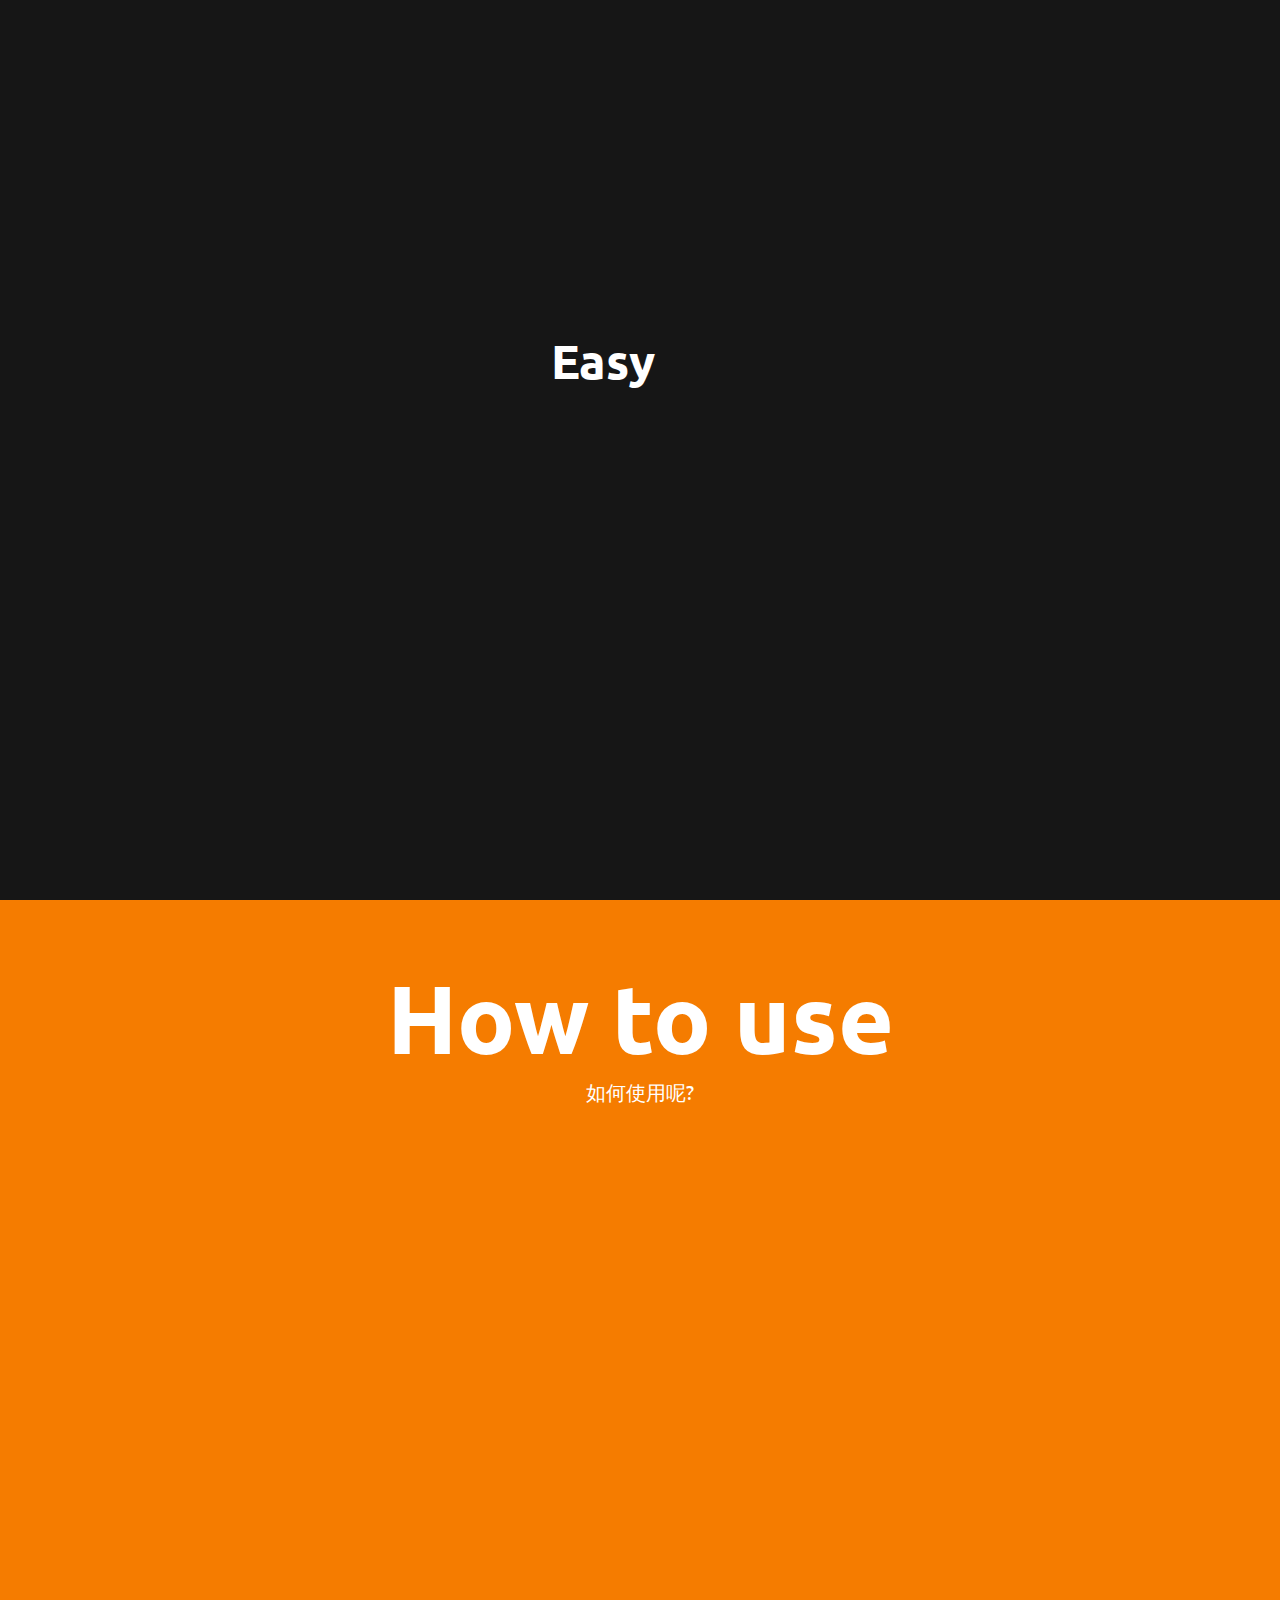
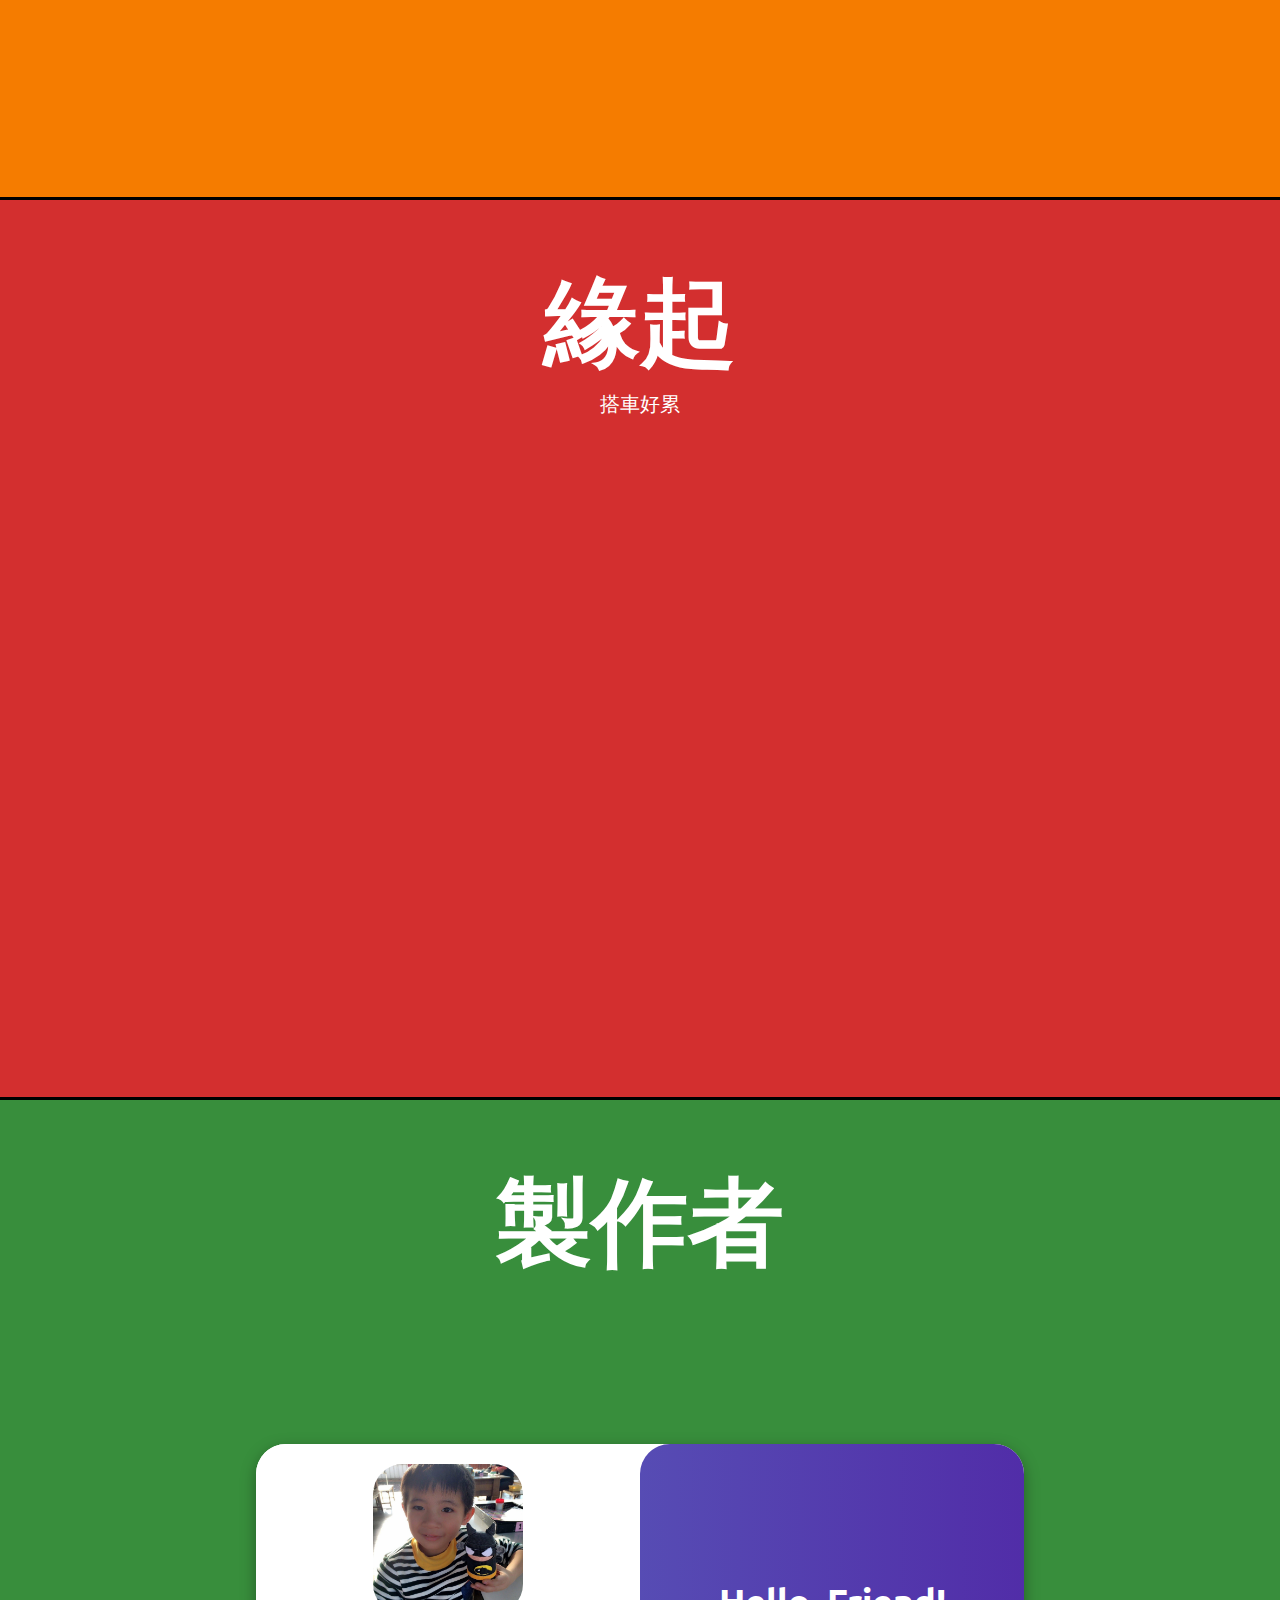
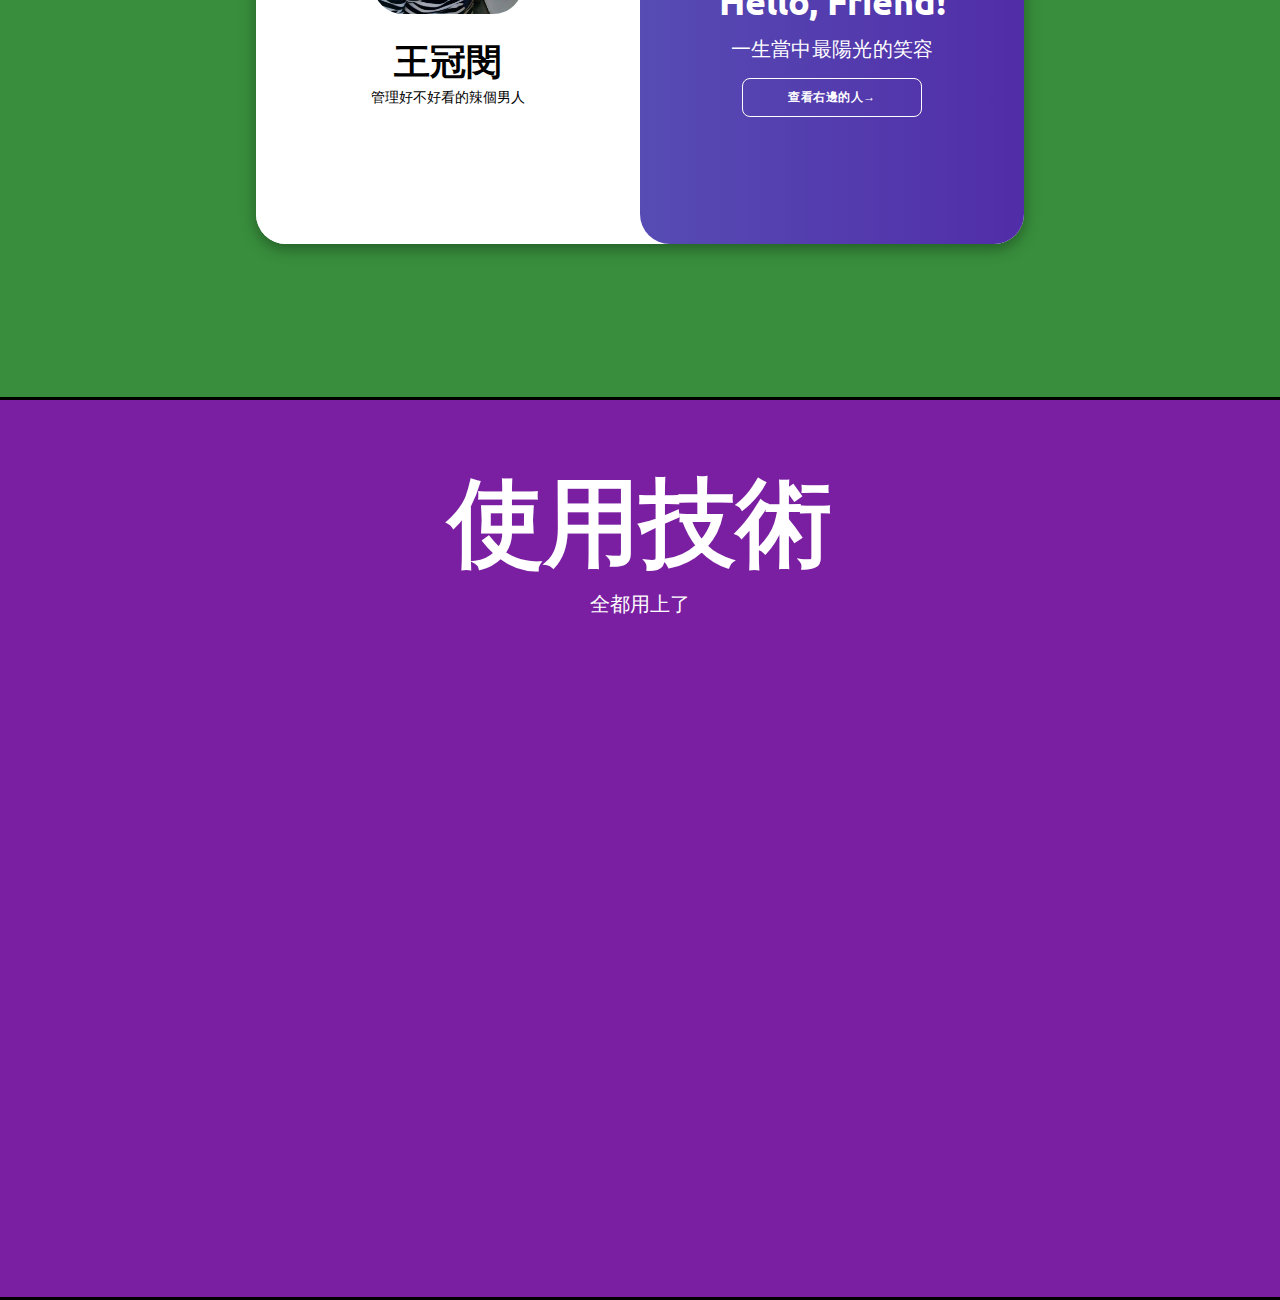
<file: frontend/index.html>
<!DOCTYPE html>
<head>
    <meta charset="UTF-8">
    <meta name="viewport" content="width=device-width, initial-scale=1.0">
    <link rel="preconnect" href="https://fonts.googleapis.com">
    <link rel="preconnect" href="https://fonts.gstatic.com" crossorigin>
    <link href="https://fonts.googleapis.com/css2?family=Poppins:wght@300&display=swap" rel="stylesheet">
    <link href='https://unpkg.com/boxicons@2.1.4/css/boxicons.min.css' rel='stylesheet'>
    <link rel="stylesheet" href="index.css">
    <title>EasyGo</title>
</head>

<body>
    <div class="intro">
      <h1 class="logo-header">
        <span class="logo">Easy</span><span class="logo">Go.</span>
      </h1>
    </div>

    <header>
        <nav>
            <a href="#main">主頁</a>
            <a href="#use">使用特點</a>
            <a href="#origin">緣起</a>
            <a href="#maker">製作者</a>
            <a href="#tech">使用技術</a>
        </nav>
    </header>

    <div class="section" id="main">
        <h2>EasyGo</h2>
        <p>伴你旅行的好夥伴</p>
        <a href="main.html" class="scroll"><i class='bx  bxs-down-arrow'></i></a> 
    </div>

    <div class="section2" id="use">
        <h2>How to use</h2>
        <p>如何使用呢?</p>
    </div>

    <div class="section2" id="origin">
        <h2>緣起</h2>
        <p>搭車好累</p>
    </div>

    <div class="section2" id="maker">
        <h2>製作者</h2>
        
        <div class="maker-wrapper">
            <div class="maker-container" id="makerContainer">
                <div class="form-container sign-up">
                    <div class="profile">
                        <img src="sacjy.png" alt="">
                        <h1 style="color: black;">黃俊捷</h1>
                        <span style="color: black;">管理能不能運作的辣個男人</span>
                    </div>
                </div>
                <div class="form-container sign-in">
                    <div class="profile">
                        <img src="IMG_0268.JPG" alt="">
                        <h1 style="color: black;">王冠閔</h1>
                        <span style="color: black;">管理好不好看的辣個男人</span>
                    </div>
                </div>
                <div class="toggle-container">
                    <div class="toggle">
                        <div class="toggle-panel toggle-left">
                            <h1>Hello, Friend!</h1>
                            <p>我的物理老師</p>
                            <button class="hidden" id="login">&larr;查看左邊的人</button>
                        </div>
                        <div class="toggle-panel toggle-right">
                            <h1>Hello, Friend!</h1>
                            <p>一生當中最陽光的笑容</p>
                            <button class="hidden" id="register">查看右邊的人&rarr;</button>
                        </div>
                    </div>
                </div>
            </div>
        </div>
    </div>

    <div class="section2" id="tech">
        <h2>使用技術</h2>
        <p>全都用上了</p>
    </div>
    <script src="index.js"></script>
</body>

</html>
</file>
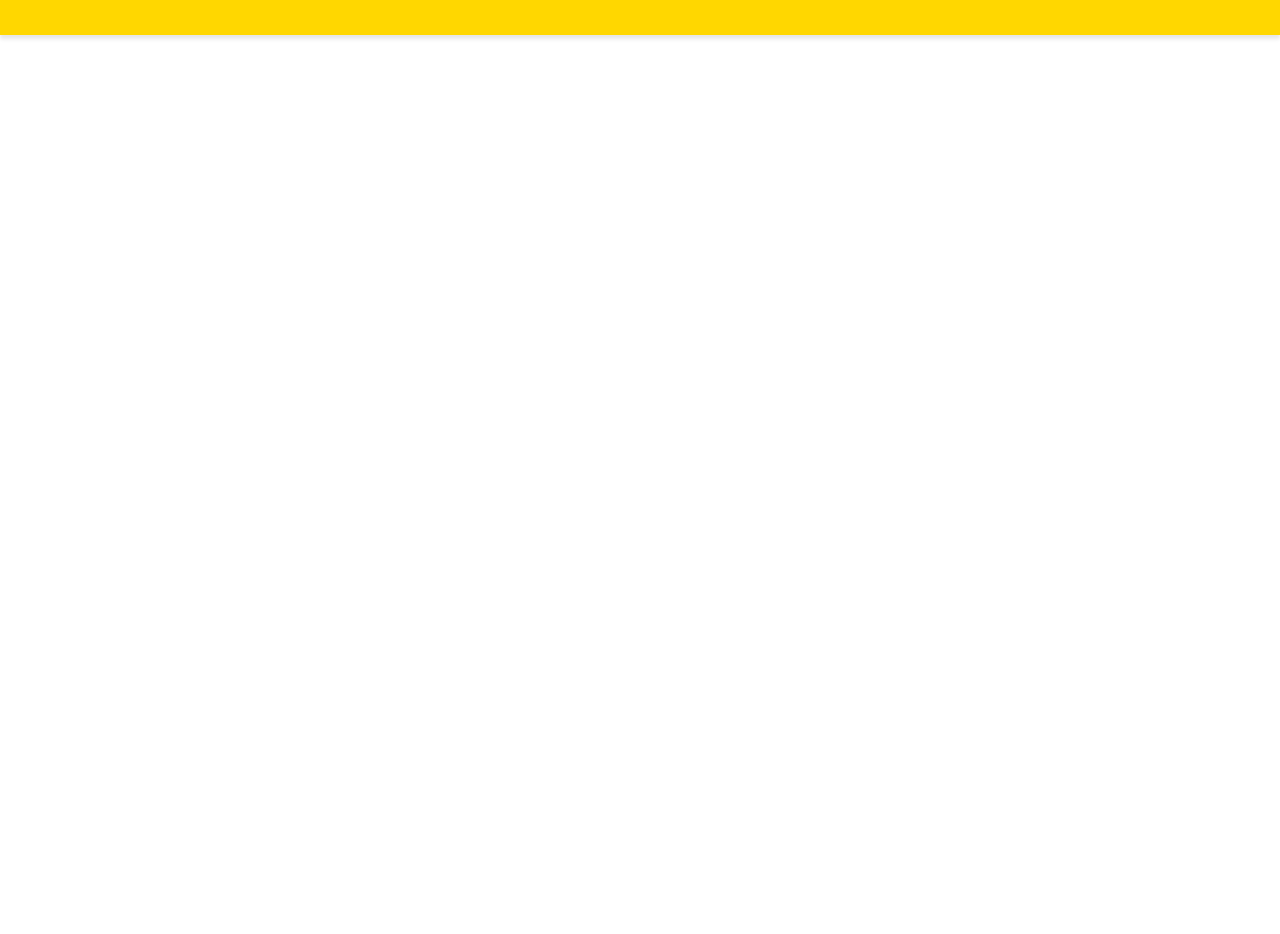
<file: frontend/main.html>
<!DOCTYPE html>
<head>
    <meta charset="UTF-8">
    <meta name="viewport" content="width=device-width, initial-scale=1.0">
    <link rel="stylesheet" href="main.css">
    <link href='https://unpkg.com/boxicons@2.1.4/css/boxicons.min.css' rel='stylesheet'>
    <title>查詢頁面</title>
</head>
<body>
    <div class="flex-container">
        <div class="set" id="controlPanel">
            <div class="set-content">
                <p class="setThings">請選擇起始車站：</p>
                <p>
                    <select id="startCity"></select>
                    <select id="startStation"></select>
                    <button id="addStartCommon">加入/刪除自常用</button>
                </p>

                <p class="setThings">請選擇結束車站：</p>
                <p>
                    <select id="endCity"></select>
                    <select id="endStation"></select>
                    <button id="addEndCommon">加入/刪除自常用</button>
                </p>

                <p>
                    <button id="changeStation">交換起始/結束車站</button>
                </p>

                <hr>

                <p class="setThings">模式選擇：</p>
                <p>
                    <input type="radio" name="mode" value="search" id="search" checked>可轉乘路線規劃
                    <input type="radio" name="mode" value="timeTable" id="timeTable">直達時刻表查詢
                </p>

                <hr>

                <p class="setThings">出發時間設定：</p>
                <p>
                    <input type="radio" name="time" value="now" id="timeNow" checked>現在時間
                    <input type="radio" name="time" value="notnow" id="timeNotNow">自訂時間
                </p>
                <div id="chooseTimeDiv"></div>
                
                <hr>
                
                <p class="setThings">條件設定：</p>
                <div id="modeSetDiv">
                    <p><input type="checkbox" name="noHSR" id="noHSR" checked>不搭高鐵</p>
                    <p><input type="checkbox" name="waitTime" id="waitTime">設定轉乘時間(預設25分鐘)</p>
                    <div id="waitTimeDiv"></div>
                </div>

                <!-- <div id="dragHandle">
                    <span class="handle-icon">▼</span>
                </div> -->

                <p>
                    <button type="button" id="test">開始查詢</button>
                    <button type="button" onclick="window.location.reload()">重新填寫</button>
                </p>

            </div>

        </div>

        <div class="result" id="result">
            <!-- <table class="result-table">
                <thead>
                    <tr>
                        <th>類型</th>
                        <th>車次</th>
                        <th>時間(出發 ➔ 到達)</th>
                        <th>票價(全票)</th>
                    </tr>
                </thead>
                <tbody>
                    <tr>
                        <td><span class="badge tra">自強</span></td>
                        <td>0d00</td>
                        <td>07:21 ➔ 19:19 (8小時10分)</td>
                        <td>NT$ 114514</td>
                    </tr>
                </tbody>
            </table> -->
        </div>
    </div>
    <a href="index.html" class="back"><i class='bx  bx-arrow-out-left-square-half'></i> </a> 
    <script src="main.js"></script>
</body>
</html>
</file>
<file: frontend/index.css>
@import url('https://fonts.googleapis.com/css2?family=Ubuntu:wght@300;400;500;700&display=swap');

*{
    margin: 0;
    padding: 0;
    box-sizing: border-box;
}

html{
    scroll-behavior: smooth;
}

body{
    margin: 0;
    padding: 0;
    font-family: 'Ubuntu', sans-serif;
    transition: all 0.5s ease;
}

.warning{
    position: fixed;
    bottom: 0;
    width: 100%;
    text-align: center;
    color: #373737;
    font-size: 1rem;
    padding: 20px 0;
}

header {
    width: 100%;
    position: relative;
}

header nav{
    top: 0;
    left: 0;
    position: fixed;
    width: 100%;
    height: 60px;
    background-color: #343434;
    text-align: center;
    display: flex;
    align-items: center;
    transition: all 0.5s ease;
    z-index: 1500;
}

header nav a{
    color: #fff;
    text-decoration: none;
    position: relative;
    padding: 14px 0;
    z-index: 1;
    width: 100%;
    font-size: 1.4rem;
    border: 2px solid #000;
    border-top-width: 0;
    border-bottom-width: 4px;
    transition: all 0.5s ease;
}

header nav::after{
    content: "";
    position: absolute;
    bottom: 0;
    left: 0;
    width: 20%;
    height: 100%;
    z-index: -1;
    background: linear-gradient(90deg, #1976d2 0 calc(20vw - 3px), #f57c00 0 calc(40vw - 6px), #d32f2f 0 calc(60vw - 10px), #388e3c 0 calc(80vw - 13px), #7b1fa2 0 100vw);
    animation: scroll-progress linear;
    animation-timeline: scroll(root);
}

@keyframes scroll-progress {
    100% {
        width: 100%;
    }
}

header nav a:nth-child(2):hover{
    background-color: #f57c00;
}

header nav a:nth-child(3):hover{
    background-color: #d32f2f;
}

header nav a:nth-child(4):hover{
    background-color: #388e3c;
}

header nav a:nth-child(5):hover{
    background-color: #7b1fa2;
}

div.section{
    height: 100vh;
    display: flex;
    flex-direction: column;
    justify-content: center;
    align-items: center;
    padding-top: 30px;
    color: #fff;
    border-bottom: 3px solid #000;
    font-size: 4rem;
}

div.section p{
    font-size: 1.25rem;
}

div.section2{
    height: 100vh;
    display: flex;
    flex-direction: column;
    align-items: center;
    padding-top: 60px;
    color: #fff;
    border-bottom: 3px solid #000;
    font-size: 4rem;
}

div.section2 p{
    font-size: 1.25rem;
}

div.section .scroll{
    position: absolute;
    bottom: 20%;
    left: 50%;
    font-size: 30px;
    color: #fff;
    transform: translate(0, -50%);
    transition: all 0.5s;
}

div.section .scroll:hover{
    opacity: 0.7;
}

div.section .scroll::before{
    position: absolute;
    top: -16px;
    left: -16px;
    z-index: -1;
    content: '';
    width: 60px;
    height: 60px;
    box-shadow: 0 0 0 0 rgba(255, 255, 255, 0.1);
    border-radius: 100%;
    animation: pulse 3s infinite;
}

@keyframes pulse {
    0%, 100% {
        opacity: 0;
    }
    15%, 45% {
        opacity: 1;
    }
    60% {
        box-shadow: 0 0 0 30px rgba(255, 255, 255, 0.1);
        opacity: 0;
    }
}

div#main{
    background-color: #1976d2;
}

div#use{
    background-color: #f57c00;
}

div#origin{
    background-color: #d32f2f;
}

div#maker{
    background-color: #388e3c;
}

div#tech{
    background-color: #7b1fa2;
}

@media screen and (max-width: 580px) {
    
    header nav a{
        font-size: 1.2rem;
    }

    .hint::after{
        content: "";
    }
}

.intro{
  position: fixed;
  z-index: 1;
  top: 0;
  left: 0;
  width: 100%;
  height: 100vh;
  background-color: #161616;
  transition: 1s;
  z-index: 2000;
}

.logo-header{
  position: absolute;
  top: 40%;
  left: 50%;
  transform: translate(-50%, -50%);
  color: #fff;
  font-size: 3rem;
}

.logo{
  position: relative;
  display: inline-block;
  bottom: -20px;
  opacity: 0;
}

.logo.active{
  bottom: 0;
  opacity: 1;
  transition: ease-in-out 0.5s;
}

.logo.fade{
  bottom: 150px;
  opacity: 0;
  transition: ease-in-out 0.5s;
}

/* 製作者 */

.maker-wrapper{
    display: flex;
    justify-content: center;
    align-items: center;
    height: calc(100vh - 100px);
    position: relative;
}


.maker-container{
    background-color: #fff;
    border-radius: 30px;
    box-shadow: 0 5px 15px rgba(0, 0, 0, 0.35);
    position: relative;
    overflow: hidden;
    width: 768px;
    max-width: 100%;
    min-height: 400px;
}

.maker-container h1 {
    font-size: 36px;
    margin: 10px 0 5px 0;
    line-height: 1.2;
}

.maker-container p{
    font-size: 14px;
    line-height: 20px;
    letter-spacing: 0.3px;
    margin: 10px 0;
}

.maker-container img{
    width: 150px;
    height: 150px;
    border-radius: 20%;
    flex-shrink: 0; 
    margin-bottom: 15px;
}

.maker-container span{
    font-size: 14px;
}

.maker-container button{
    background-color: #512da8;
    color: #fff;
    font-size: 12px;
    padding: 10px 45px;
    border: 1px solid transparent;
    border-radius: 8px;
    font-weight: 600;
    letter-spacing: 0.5px;
    text-transform: uppercase;
    margin-top: 10px;
    cursor: pointer;
}

.maker-container button.hidden{
    background-color: transparent;
    border-color: #fff;
}

.maker-container div.profile{
    background-color: #fff;
    display: flex;
    align-items: center;
    justify-content: flex-start;
    flex-direction: column;
    padding: 20px;
    height: 100%;
    box-sizing: border-box;
}

.maker-container .form-container{
    position: absolute;
    top: 0;
    height: 100%;
    transition: all 0.6s ease-in-out;
}

.maker-container .sign-in{
    left: 0;
    width: 50%;
    z-index: 2;
}

.maker-container.active .sign-in{
    transform: translateX(100%);
}

.maker-container .sign-up{
    left: 0;
    width: 50%;
    opacity: 0;
    z-index: 1;
}

.maker-container.active .sign-up{
    transform: translateX(100%);
    opacity: 1;
    z-index: 5;
    animation: move 0.6s;
}

@keyframes move{
    0%, 49.99%{
        opacity: 0;
        z-index: 1;
    }
    50%, 100%{
        opacity: 1;
        z-index: 5;
    }
}

.maker-container .toggle-container{
    position: absolute;
    top: 0;
    left: 50%;
    width: 50%;
    height: 100%;
    overflow: hidden;
    transition: all 0.6s ease-in-out;
    border-radius: 30px 0 0 30px;
    z-index: 1000;
}

.maker-container.active .toggle-container{
    transform: translateX(-100%);
    border-radius: 0 30px 30px 0;
}

.maker-container .toggle{
    background-color: #512da8;
    height: 100%;
    background: linear-gradient(to right, #5c6bc0, #512da8);
    color: #fff;
    position: relative;
    left: -100%;
    height: 100%;
    width: 200%;
    transform: translateX(0);
    transition: all 0.6s ease-in-out;
}

.maker-container.active .toggle{
    transform: translateX(50%);
}

.maker-container .toggle-panel{
    position: absolute;
    width: 50%;
    height: 100%;
    display: flex;
    align-items: center;
    justify-content: center;
    flex-direction: column;
    padding: 0 30px;
    text-align: center;
    top: 0;
    transform: translateX(0);
    transition: all 0.6s ease-in-out;
}

.maker-container .toggle-left{
    transform: translateX(-200%);
}

.maker-container.active .toggle-left{
    transform: translateX(0);
}

.maker-container .toggle-right{
    right: 0;
    transform: translateX(0);
}

.maker-container.active .toggle-right{
    transform: translateX(200%);
}
</file>
<file: frontend/main.css>
button {
    font-size: 10px;
}
.set {
    position: fixed;
    top: 0;
    left: 0;
    width: 100%;
    background: gold;
    backdrop-filter: blur(10px);
    box-shadow: 0 4px 4px rgba(0,0,0,0.1);
    z-index: 1000;
    padding: 20px;
    padding-top: 0px;
    max-height: 85vh;
    overflow-y: auto;
    box-sizing: border-box;
    transform: translateY(calc(-100% + 35px));
    transition: transform 0.4s ease
}

.set::-webkit-scrollbar {
    width: 6px;
}
.set::-webkit-scrollbar-thumb {
    background: rgba(0,0,0,0.2);
    border-radius: 10px;
}

.set.open {
    transform: translateY(0) !important;
}

#dragHandle {
    position: absolute;
    bottom: -35px;
    left: 50%;
    transform: translateX(-50%);
    background: wheat;
    padding: 5px 20px;
    border: 1px solid #ddd;
    border-top: none;
    border-radius: 0 0 15px 15px;
    box-shadow: 0 4px 6px rgba(0,0,0,0.1);
    cursor: pointer;
    font-size: 0.8rem;
}

.setThings {
    font-weight: bold;
    font-size: 1.5em;
}

.setWaitTime {
    width: 30px;
}

.pic {
    width: 20%;
}
.result {
    padding-top: 10%;
}

.flex-container {
    display: flex;
    flex-wrap: wrap;
    justify-content: center;
    align-items: center;
    position: relative;
    width: 100%;
    min-height: 100vh;
}

.flex-container>div {
    text-align: left;
    text-align: justify;
    box-sizing: border-box;
    overflow-y: auto;
    overflow-x: hidden;
}

@media only screen and (max-width: 600px) {
    .flex-container>div{
        height: auto;
        width: 100%;
        overflow: hidden;
    }
}

.result-table { width: 100%; border-collapse: collapse; margin-top: 20px; }
.result-table th, .result-table td { border: 1px solid #ddd; padding: 12px; text-align: center; }
.result-table th { background-color: #f4f4f4; }
.badge { padding: 4px 8px; border-radius: 4px; color: white; font-weight: bold; }
.tra { background-color: #090980; }
.hsr { background-color: #db5426; }

/* #result-drawer {
    position: fixed;
    bottom: 0;
    left: 0;
    width: 100%;
    height: 80vh;
    background: white;
    box-shadow: 0 -5px 20px rgba(0,0,0,0.1);
    border-radius: 20px 20px 0 0;
    transition: transform 0.4s cubic-bezier(0.25, 1, 0.5, 1);
    z-index: 1000;
    
    transform: translateY(calc(80vh - 60px));
}

#result-drawer.drawer-open {
    transform: translateY(0);
}

#drawer-handle {
    width: 40px;
    height: 5px;
    background: #ccc;
    border-radius: 10px;
    margin: 12px auto;
    cursor: pointer;
}

.drawer-content {
    padding: 0 20px 20px;
    overflow-y: auto;
    height: calc(100% - 40px);
} */
</file>
